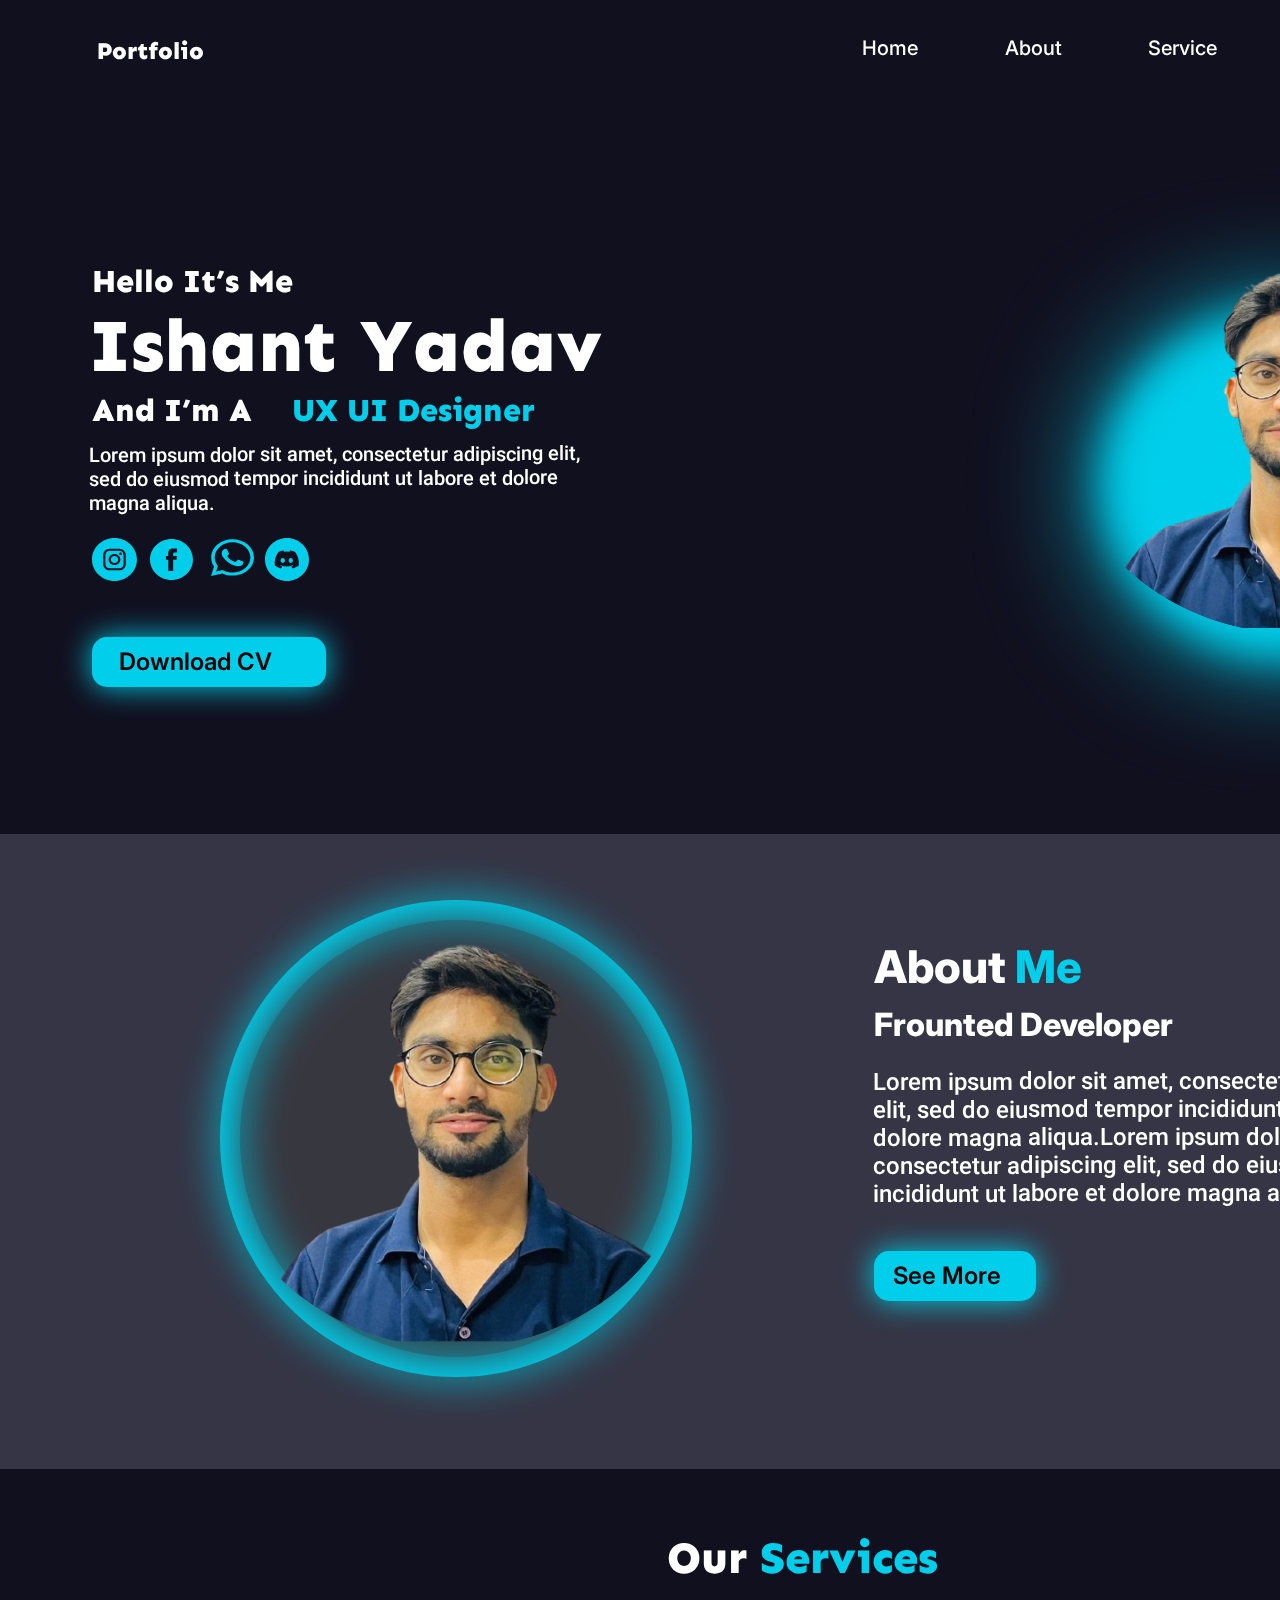
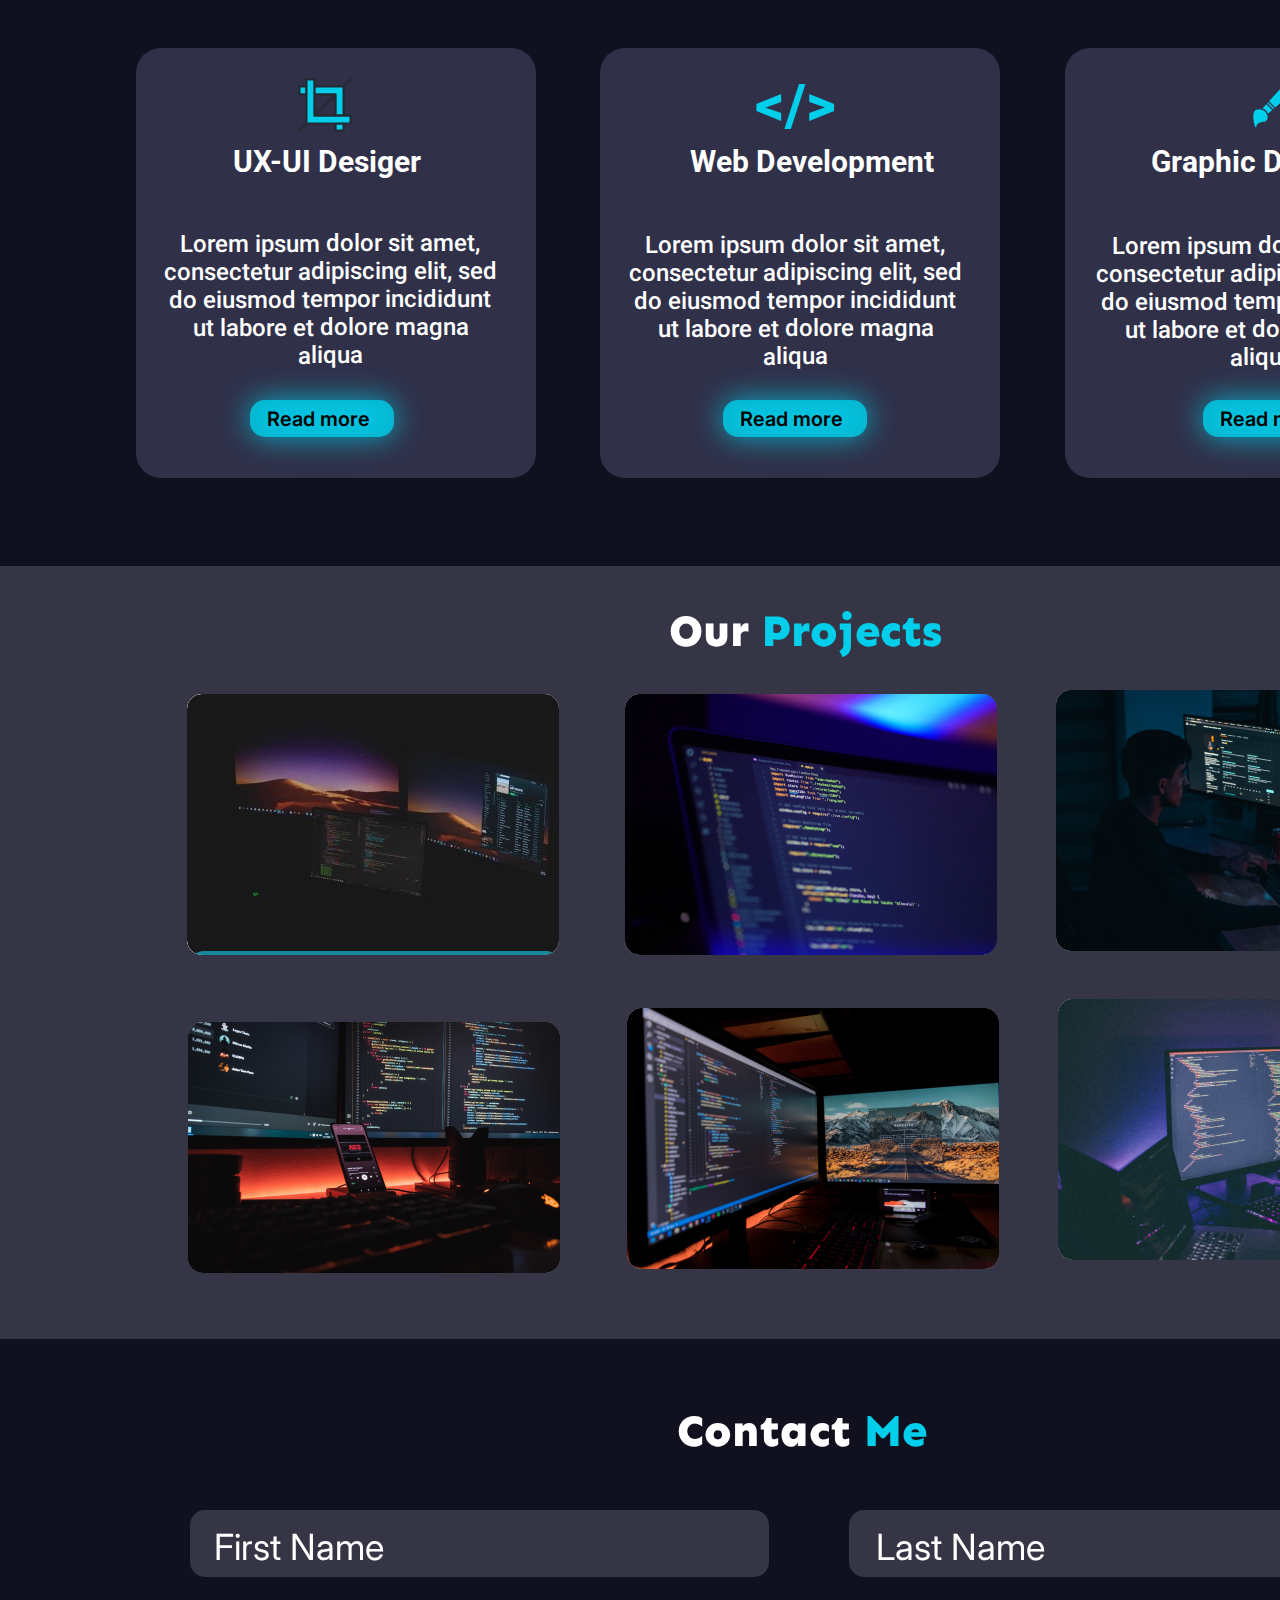
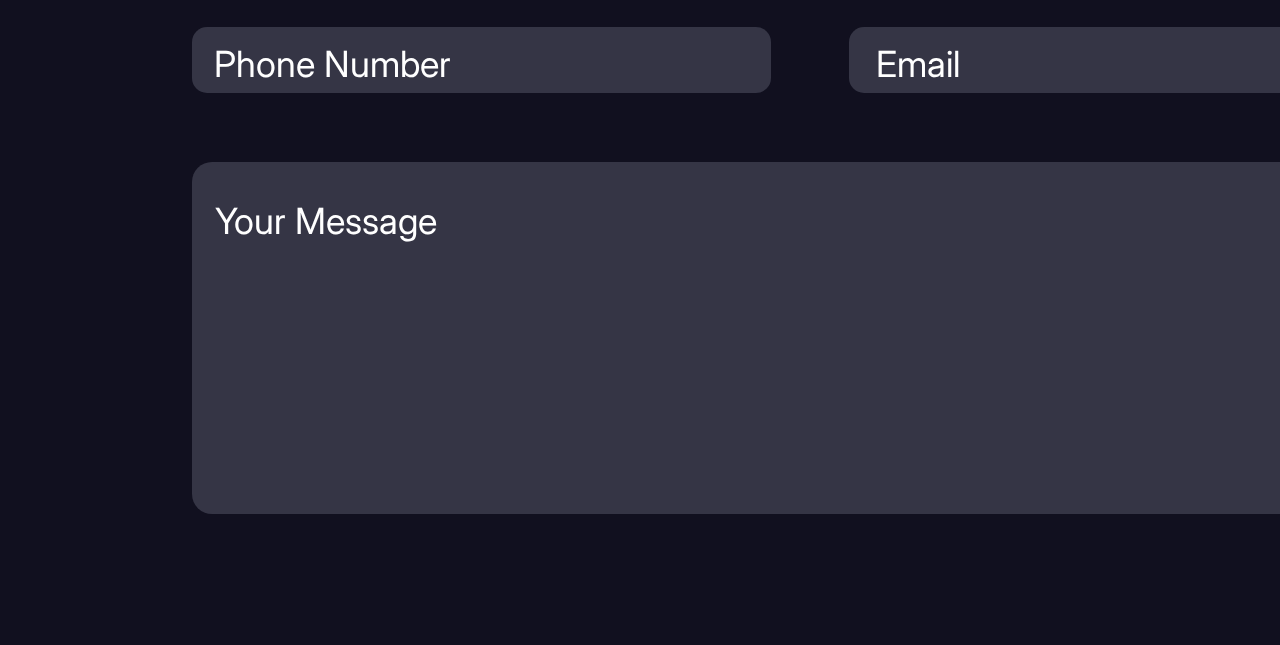
<file: index.html>
<!DOCTYPE html><html><head><meta charset="utf-8"><meta name="viewport" content="initial-scale=1, width=device-width"><link rel="stylesheet" href="Desktop2.eff024c8.css"><link rel="stylesheet" href="index.86fde35b.css"><link rel="stylesheet" href="https://fonts.googleapis.com/css2?family=Sen:wght@800&display=swap"><link rel="stylesheet" href="https://fonts.googleapis.com/css2?family=Inter:wght@400;500;600;800&display=swap"><link rel="stylesheet" href="https://fonts.googleapis.com/css2?family=Roboto:wght@500;700;800&display=swap"></head><body> <div class="desktop-1"> <div class="portfolio">Portfolio</div> <div class="home" id="homeContainer"> <div class="home1">Home</div> </div> <div class="service" id="serviceContainer"> <div class="home1">Service</div> </div> <div class="about" id="aboutContainer"> <div class="home1">About</div> </div> <div class="portfolio1" id="portfolioContainer"> <div class="home1">Portfolio</div> </div> <div class="contact" id="contactContainer"> <div class="home1">Contact</div> </div> <div class="about-me" data-scroll-to="aboutMe"></div> <div class="desktop-1-child"></div> <div class="desktop-1-item"></div> <img class="desktop-1-inner" alt src="ellipse-5@2x.9e170842.png"> <div class="about-me1"> <span>About </span> <span class="me">Me</span> <span> </span> </div> <div class="frounted-developer">Frounted Developer</div> <div class="lorem-ipsum-dolor"> Lorem ipsum dolor sit amet, consectetur adipiscing elit, sed do eiusmod tempor incididunt ut labore et dolore magna aliqua.Lorem ipsum dolor sit amet, consectetur adipiscing elit, sed do eiusmod tempor incididunt ut labore et dolore magna aliqua. </div> <div class="component-2" id="component2Container"> <div class="component-2-child"></div> <div class="component-2-item"></div> <div class="dnd">See More</div> </div> <div class="our-services"> <span>Our </span> <span class="me">Services</span> <span> </span> </div> <div class="service-section" data-scroll-to="serviceSection"></div> <div class="web-devdefault"> <div class="web-devdefault-child"></div> <div class="div">&lt;/&gt;</div> <b class="web-development">Web Development</b> <div class="lorem-ipsum-dolor1"> Lorem ipsum dolor sit amet, consectetur adipiscing elit, sed do eiusmod tempor incididunt ut labore et dolore magna aliqua </div> <div class="component-3"> <div class="component-3-child"></div> <div class="component-3-item"></div> <div class="dnd1">Read more</div> </div> </div> <div class="ux-desgindefault"> <div class="web-devdefault-child"></div> <img class="icons" alt src="icons.15f19505.svg"> <b class="ux-ui-desiger">UX-UI Desiger </b> <div class="lorem-ipsum-dolor2"> Lorem ipsum dolor sit amet, consectetur adipiscing elit, sed do eiusmod tempor incididunt ut labore et dolore magna aliqua </div> <div class="component-5"> <div class="component-3-child"></div> <div class="component-3-item"></div> <div class="dnd1">Read more</div> </div> </div> <div class="rectangle-div" data-scroll-to="rectangle1"></div> <div class="our-projects"> <span>Our </span> <span class="me">Projects</span> </div> <div class="image-1-parent"> <img class="image-1-icon" alt src="image-1@2x.cbac91b4.png"> <div class="instance-child"></div> <div class="lorem-ipsum-dolor3"> Lorem ipsum dolor sit amet, consectetur adipiscing elit, sed do eiusmod tempor incididunt ut labore et dolore magna aliqua </div> <div class="web-development1">Web Development</div> <div class="instance-item"></div> <img class="instance-inner" alt src="arrow-1.c07ed26d.svg"> </div> <img class="group-icon" alt src="group.e270c2ea.svg"> <div class="home2"> <div class="property-1variant2"> <div class="home3">Home</div> </div> </div> <div class="graphic-desdefault"> <div class="web-devdefault-child"></div> <img class="layer-x0020-1-icon" alt src="layer-x0020-1.ffb2b6b7.svg"> <b class="graphic-designing">Graphic Designing</b> <div class="lorem-ipsum-dolor4"> Lorem ipsum dolor sit amet, consectetur adipiscing elit, sed do eiusmod tempor incididunt ut labore et dolore magna aliqua </div> <div class="component-4"> <div class="component-3-child"></div> <div class="component-3-item"></div> <div class="dnd1">Read more</div> </div> </div> <div class="image-1-group"> <img class="image-1-icon" alt src="image-1@2x.cbac91b4.png"> <div class="instance-child"></div> <div class="lorem-ipsum-dolor3"> Lorem ipsum dolor sit amet, consectetur adipiscing elit, sed do eiusmod tempor incididunt ut labore et dolore magna aliqua </div> <div class="web-development1">Web Development</div> <div class="instance-item"></div> <img class="instance-inner" alt src="arrow-1.c07ed26d.svg"> <img class="unsplash-8qeb0fte9vw-1-icon" alt src="unsplash-8qeb0fte9vw-1@2x.3fb21bc1.png"> </div> <div class="image-1-container"> <img class="image-1-icon" alt src="image-1@2x.cbac91b4.png"> <div class="instance-child"></div> <div class="lorem-ipsum-dolor3"> Lorem ipsum dolor sit amet, consectetur adipiscing elit, sed do eiusmod tempor incididunt ut labore et dolore magna aliqua </div> <div class="web-development1">Web Development</div> <div class="instance-item"></div> <img class="instance-inner" alt src="arrow-1.c07ed26d.svg"> <img class="unsplash-8qeb0fte9vw-1-icon" alt src="unsplash--fx34keqiew-1@2x.92e99d91.png"> </div> <div class="unsplash-6sal6aq4owi-2-parent"> <img class="unsplash-6sal6aq4owi-2-icon" alt src="unsplash-6sal6aq4owi-2@2x.dc1dc875.png"> <div class="instance-child5"></div> <div class="lorem-ipsum-dolor7"> Lorem ipsum dolor sit amet, consectetur adipiscing elit, sed do eiusmod tempor incididunt ut labore et dolore magna aliqua </div> <div class="web-development4">Web Development</div> <div class="instance-child6"></div> <img class="instance-child7" alt src="arrow-11.a49599a6.svg"> <img class="unsplash-6sal6aq4owi-1-icon" alt src="unsplash-6sal6aq4owi-2@2x.dc1dc875.png"> </div> <div class="frame-div"> <img class="image-1-icon" alt src="image-1@2x.cbac91b4.png"> <div class="instance-child"></div> <div class="lorem-ipsum-dolor3"> Lorem ipsum dolor sit amet, consectetur adipiscing elit, sed do eiusmod tempor incididunt ut labore et dolore magna aliqua </div> <div class="web-development1">Web Development</div> <div class="instance-item"></div> <img class="instance-inner" alt src="arrow-1.c07ed26d.svg"> <img class="unsplash-lj9ky8pih3e-1-icon" alt src="unsplash-lj9ky8pih3e-1@2x.c6016ca0.png"> </div> <div class="desktop-1-child1" data-scroll-to="rectangle"></div> <div class="contact-me"> <span>Contact </span> <span class="me">Me</span> </div> <div class="image-1-parent1"> <img class="image-1-icon" alt src="image-1@2x.cbac91b4.png"> <div class="instance-child"></div> <div class="lorem-ipsum-dolor3"> Lorem ipsum dolor sit amet, consectetur adipiscing elit, sed do eiusmod tempor incididunt ut labore et dolore magna aliqua </div> <div class="web-development1">Web Development</div> <div class="instance-item"></div> <img class="instance-inner" alt src="arrow-1.c07ed26d.svg"> <img class="unsplash-lj9ky8pih3e-1-icon" alt src="unsplash-ikuygcfmfw4-2@2x.8dd5cd04.png"> </div> <div class="desktop-1-child2"></div> <div class="desktop-1-child3"></div> <div class="desktop-1-child4"></div> <div class="desktop-1-child5"></div> <div class="desktop-1-child6"></div> <div class="email">Email</div> <div class="first-name">First Name</div> <div class="your-message">Your Message</div> <div class="last-name">Last Name</div> <div class="phone-number">Phone Number</div> <div class="hello-its-me-parent" data-scroll-to="frameContainer"> <div class="hello-its-me">Hello It’s Me</div> <div class="and-im-a">And I’m A</div> <div class="ishant-yadav">Ishant Yadav</div> <div class="lorem-ipsum-dolor10"> Lorem ipsum dolor sit amet, consectetur adipiscing elit, sed do eiusmod tempor incididunt ut labore et dolore magna aliqua. </div> <div class="component-1" id="component1Container"> <div class="component-2-child"></div> <div class="component-2-item"></div> <div class="dnd4">Download CV</div> </div> <div class="frame-child"></div> <div class="frame-item"></div> <img class="frame-inner" alt src="ellipse-2@2x.189d244e.png"> <div class="frnt"> <div class="ux-ui-designer">UX UI Designer</div> </div> <img class="frame-icon" alt src="frame.21b4882c.svg"> <img class="frame-icon1" alt src="frame1.cd55d59f.svg"> <img class="vector-icon" alt src="vector.360399b2.svg"> <img class="frame-icon2" alt src="frame2.79e851fc.svg"> </div> </div> <script>var t=document.getElementById("homeContainer");t&&t.addEventListener("click",function(){var t=document.querySelector("[data-scroll-to='frameContainer']");t&&t.scrollIntoView({block:"start",behavior:"smooth"})});var e=document.getElementById("serviceContainer");e&&e.addEventListener("click",function(){var t=document.querySelector("[data-scroll-to='serviceSection']");t&&t.scrollIntoView({block:"start",behavior:"smooth"})});var o=document.getElementById("aboutContainer");o&&o.addEventListener("click",function(){var t=document.querySelector("[data-scroll-to='aboutMe']");t&&t.scrollIntoView({block:"start",behavior:"smooth"})});var n=document.getElementById("portfolioContainer");n&&n.addEventListener("click",function(){var t=document.querySelector("[data-scroll-to='rectangle1']");t&&t.scrollIntoView({block:"start",behavior:"smooth"})});var r=document.getElementById("contactContainer");r&&r.addEventListener("click",function(){var t=document.querySelector("[data-scroll-to='rectangle']");t&&t.scrollIntoView({block:"start",behavior:"smooth"})});var c=document.getElementById("component2Container");c&&c.addEventListener("click",function(t){window.location.href="./Desktop2.html"});var a=document.getElementById("component1Container");a&&a.addEventListener("click",function(t){window.location.href="./Desktop3.html"});</script> </body></html>
</file>
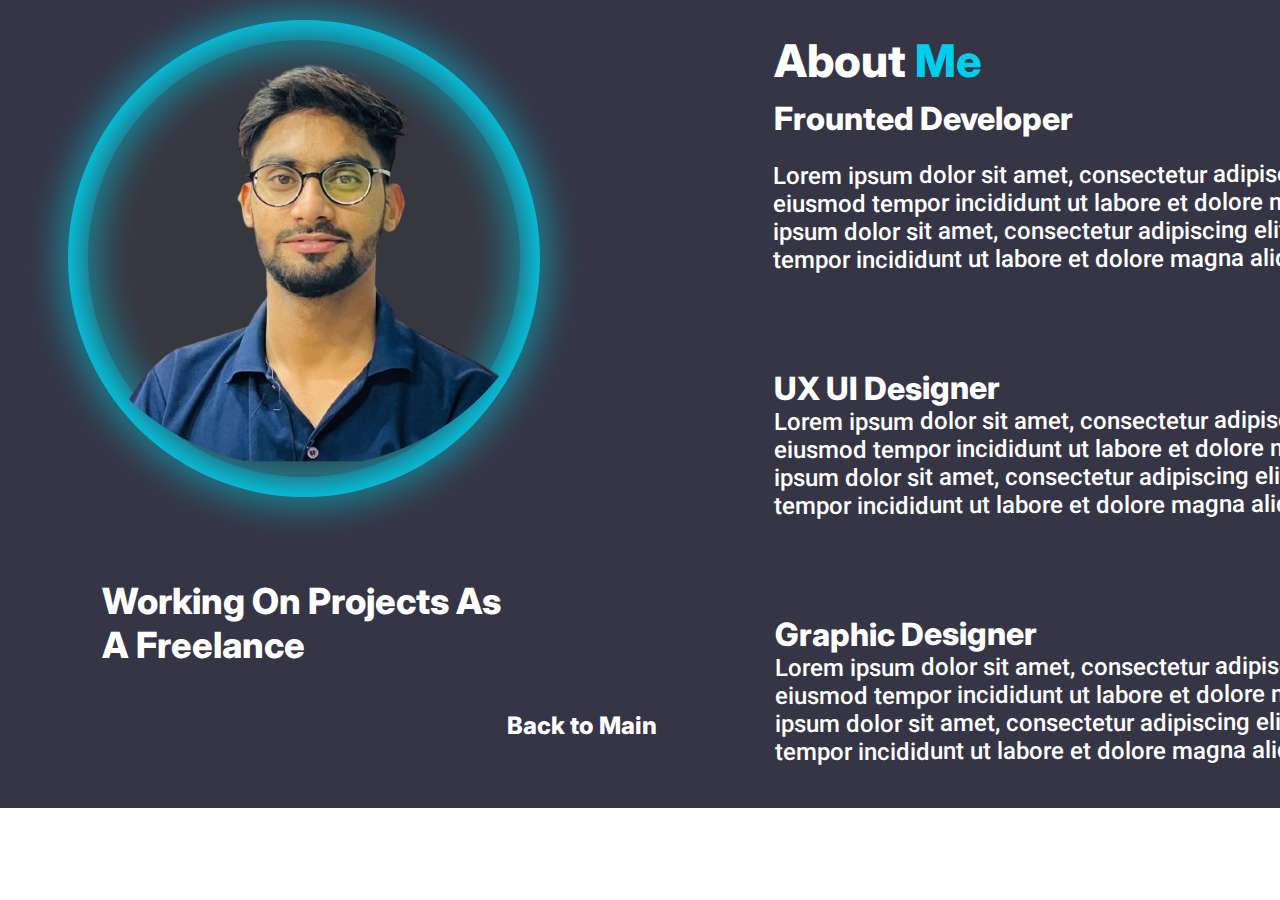
<file: Desktop2.html>
<!DOCTYPE html><html><head><meta charset="utf-8"><meta name="viewport" content="initial-scale=1, width=device-width"><link rel="stylesheet" href="Desktop2.eff024c8.css"><link rel="stylesheet" href="Desktop2.901dfa82.css"><link rel="stylesheet" href="https://fonts.googleapis.com/css2?family=Sen:wght@800&display=swap"><link rel="stylesheet" href="https://fonts.googleapis.com/css2?family=Inter:wght@400;500;600;800&display=swap"><link rel="stylesheet" href="https://fonts.googleapis.com/css2?family=Roboto:wght@500;700;800&display=swap"></head><body> <div class="desktop-2"> <div class="desktop-2-child"></div> <div class="desktop-2-item"></div> <img class="desktop-2-inner" alt src="ellipse-5@2x.9e170842.png"> <div class="about-me2"> <span>About </span> <span class="me2">Me</span> <span> </span> </div> <div class="frounted-developer1">Frounted Developer</div> <div class="lorem-ipsum-dolor-container"> <p class="blank-line"> Lorem ipsum dolor sit amet, consectetur adipiscing elit, sed do eiusmod tempor incididunt ut labore et dolore magna aliqua.Lorem ipsum dolor sit amet, consectetur adipiscing elit, sed do eiusmod tempor incididunt ut labore et dolore magna aliqua. </p> <p class="blank-line">&nbsp;</p> <p class="blank-line">&nbsp;</p> <p class="blank-line2">&nbsp;</p> <p class="blank-line2">UX UI Designer</p> <p class="blank-line"> Lorem ipsum dolor sit amet, consectetur adipiscing elit, sed do eiusmod tempor incididunt ut labore et dolore magna aliqua.Lorem ipsum dolor sit amet, consectetur adipiscing elit, sed do eiusmod tempor incididunt ut labore et dolore magna aliqua. </p> <p class="blank-line">&nbsp;</p> <p class="blank-line">&nbsp;</p> <p class="blank-line2">&nbsp;</p> <p class="graphic-designer">Graphic Designer</p> <p class="blank-line"> Lorem ipsum dolor sit amet, consectetur adipiscing elit, sed do eiusmod tempor incididunt ut labore et dolore magna aliqua.Lorem ipsum dolor sit amet, consectetur adipiscing elit, sed do eiusmod tempor incididunt ut labore et dolore magna aliqua. </p> <p class="blank-line">&nbsp;</p> <p class="blank-line">&nbsp;</p> <p class="blank-line2">&nbsp;</p> <p class="blank-line2">&nbsp;</p> <p class="blank-line2">&nbsp;</p> </div> <div class="working-on-projects">Working On Projects As A Freelance</div> <div class="back-to-main" id="backToMain">Back to Main</div> <img class="line-icon" alt src="line-1.876c1ef0.svg"> </div> <script>var e=document.getElementById("backToMain");e&&e.addEventListener("click",function(e){window.location.href="./Desktop.html"});</script> </body></html>
</file>
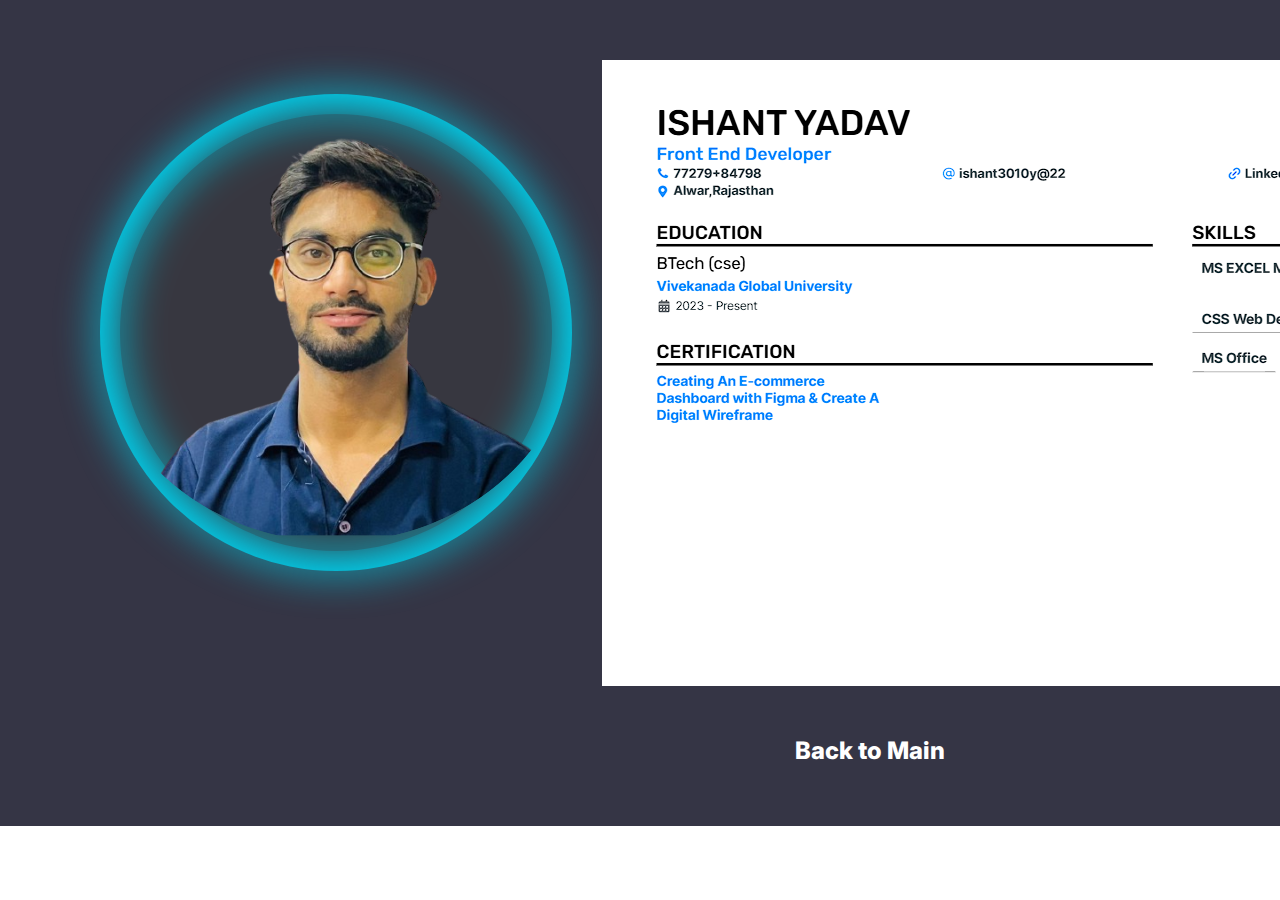
<file: Desktop3.html>
<!DOCTYPE html><html><head><meta charset="utf-8"><meta name="viewport" content="initial-scale=1, width=device-width"><link rel="stylesheet" href="Desktop2.eff024c8.css"><link rel="stylesheet" href="Desktop3.5f3c8e55.css"><link rel="stylesheet" href="https://fonts.googleapis.com/css2?family=Sen:wght@800&display=swap"><link rel="stylesheet" href="https://fonts.googleapis.com/css2?family=Inter:wght@400;500;600;800&display=swap"><link rel="stylesheet" href="https://fonts.googleapis.com/css2?family=Roboto:wght@500;700;800&display=swap"></head><body> <div class="desktop-3"> <div class="desktop-3-child"></div> <div class="desktop-3-item"></div> <img class="desktop-3-inner" alt src="ellipse-5@2x.9e170842.png"> <img class="screenshot-2024-05-20-175418-1" alt src="screenshot-20240520-175418-1@2x.cf444883.png"> <div class="back-to-main1" id="backToMain">Back to Main</div> <img class="desktop-3-child1" alt src="line-1.876c1ef0.svg" id="line"> </div> <script>var e=document.getElementById("backToMain");e&&e.addEventListener("click",function(e){window.location.href="./Desktop.html"});var n=document.getElementById("line");n&&n.addEventListener("click",function(e){window.location.href="./Desktop.html"});</script> </body></html>
</file>
<file: Desktop2.eff024c8.css>
body{margin:0;line-height:normal}:root{--font-sen:Sen;--font-inter:Inter;--font-roboto:Roboto;--font-size-13xl:2rem;--font-size-5xl:1.5rem;--font-size-xl:1.25rem;--font-size-17xl:2.25rem;--font-size-26xl:2.813rem;--font-size-11xl:1.875rem;--color-gray-100:#fdffff;--color-gray-200:#11101f;--color-darkturquoise-100:#00ceea;--color-darkturquoise-200:#00ceeacc;--color-black:#000;--color-white:#fff;--color-darkslategray-100:#373740;--color-darkslategray-200:#353545;--color-darkslategray-300:#303049;--color-snow:#fcf7f7;--br-mini:15px;--br-6xl:25px}
/*# sourceMappingURL=Desktop2.eff024c8.css.map */
</file>
<file: index.86fde35b.css>
.portfolio{font-weight:800;font-family:var(--font-sen);position:absolute;top:2.25rem;left:6.063rem}.home1{width:100%;height:100%;font-weight:500;display:inline-block;position:absolute;top:0;left:0}.about,.contact,.home,.portfolio1,.service{cursor:pointer;font-size:var(--font-size-xl);width:4.875rem;height:1.813rem;position:absolute;top:2.25rem;left:53.875rem}.about,.contact,.portfolio1,.service{left:71.75rem}.about,.contact,.portfolio1{left:62.813rem}.contact,.portfolio1{width:5.938rem;left:80.688rem}.contact{width:4.875rem;left:90.688rem}.about-me{background-color:var(--color-darkslategray-200);width:101.625rem;height:39.688rem;position:absolute;top:52.125rem;left:0}.desktop-1-child{background-color:var(--color-darkslategray-100);border:20px solid var(--color-darkturquoise-100);box-sizing:border-box;width:29.5rem;height:29.813rem;left:13.75rem}.desktop-1-child,.desktop-1-inner,.desktop-1-item{border-radius:50%;position:absolute;top:56.25rem}.desktop-1-item{filter:blur(20px);background-color:var(--color-darkslategray-100);border:20px solid var(--color-darkturquoise-100);box-sizing:border-box;width:29.5rem;height:29.813rem;left:13.75rem}.desktop-1-inner{object-fit:cover;width:30.313rem;height:28rem;left:13.313rem}.me{color:var(--color-darkturquoise-100)}.about-me1,.frounted-developer{font-size:var(--font-size-26xl);width:23.125rem;height:4rem;font-weight:800;display:inline-block;position:absolute;top:58.688rem;left:54.625rem}.frounted-developer{font-size:var(--font-size-13xl);width:31.25rem;height:3.188rem;top:62.813rem}.lorem-ipsum-dolor{font-weight:500;font-family:var(--font-roboto);transform-origin:0 0;width:36.006rem;height:10.444rem;display:inline-block;position:absolute;top:66.738rem;left:54.563rem;transform:rotate(-.2deg)}.component-2-child,.component-2-item{border-radius:var(--br-mini);background-color:var(--color-darkturquoise-100);width:100%;height:100%;position:absolute;inset:0}.component-2-item{filter:blur(15px)}.dnd{width:72.9%;height:60%;font-weight:600;display:inline-block;position:absolute;top:20%;left:11.54%}.component-2{cursor:pointer;color:var(--color-black);width:10.125rem;height:3.125rem;position:absolute;top:78.188rem;left:54.625rem}.our-services{font-size:var(--font-size-26xl);font-weight:800;font-family:var(--font-sen);width:18.313rem;height:5.063rem;display:inline-block;position:absolute;top:95.688rem;left:41.688rem}.service-section{background-color:var(--color-black);mix-blend-mode:screen;width:101.625rem;height:46.125rem;position:absolute;top:92.125rem;left:0}.web-devdefault-child{border-radius:var(--br-6xl);background-color:var(--color-darkslategray-300);width:100%;height:100%;position:absolute;inset:0}.div{color:var(--color-darkturquoise-100);font-weight:800;position:absolute;top:5.35%;left:38.75%}.web-development{font-size:var(--font-size-11xl);position:absolute;top:22.33%;left:22.5%}.lorem-ipsum-dolor1{font-size:var(--font-size-5xl);text-align:center;transform-origin:0 0;width:83.58%;height:38.86%;font-weight:500;display:inline-block;position:absolute;top:42.53%;left:7%;transform:rotate(-.2deg)}.component-3-child,.component-3-item{border-radius:var(--br-mini);background-color:var(--color-darkturquoise-200);width:100%;height:100%;position:absolute;inset:0}.component-3-item{filter:blur(15px)}.dnd1{width:72.92%;height:60%;font-weight:600;display:inline-block;position:absolute;top:20%;left:11.53%}.component-3{font-size:var(--font-size-xl);color:var(--color-black);font-family:var(--font-inter);width:36%;height:8.6%;position:absolute;inset:81.86% 33.25% 9.53% 30.75%}.web-devdefault{font-size:3.625rem;font-family:var(--font-roboto);width:25rem;height:26.875rem;position:absolute;top:103rem;left:37.5rem}.icons{width:14%;max-width:100%;height:13.02%;max-height:100%;position:absolute;inset:6.74% 45.75% 80.23% 40.25%;overflow:hidden}.ux-ui-desiger{position:absolute;top:22.33%;left:24.25%}.lorem-ipsum-dolor2{font-size:var(--font-size-5xl);text-align:center;transform-origin:0 0;width:83.58%;height:38.86%;font-weight:500;display:inline-block;position:absolute;top:42.3%;left:6.75%;transform:rotate(-.2deg)}.component-5{font-size:var(--font-size-xl);color:var(--color-black);font-family:var(--font-inter);width:36%;height:8.6%;position:absolute;inset:81.86% 35.5% 9.53% 28.5%}.ux-desgindefault{font-size:var(--font-size-11xl);font-family:var(--font-roboto);width:25rem;height:26.875rem;position:absolute;top:103rem;left:8.5rem}.rectangle-div{background-color:var(--color-darkslategray-200);width:101.688rem;height:48.813rem;position:absolute;top:135.375rem;left:-.062rem}.our-projects{font-size:var(--font-size-26xl);font-weight:800;font-family:var(--font-sen);position:absolute;top:137.75rem;left:41.813rem}.image-1-icon,.instance-child{border-radius:var(--br-mini);position:absolute}.image-1-icon{object-fit:cover;width:23.375rem;height:16.313rem;top:0;left:0}.instance-child{opacity:.6;background:linear-gradient(#05c1db,#14d4ee .01%,#4aaebd 45.9%,#56a6b1 56.4%,#898282bd);width:100%;height:100%;inset:98.47% -.54% -98.47% .54%}.lorem-ipsum-dolor3,.web-development1{opacity:.6;display:inline-block;position:absolute}.lorem-ipsum-dolor3{transform-origin:0 0;width:88.92%;height:64.02%;font-weight:500;top:119.89%;left:6.13%;transform:rotate(-.2deg)}.web-development1{color:var(--color-snow);width:52.12%;font-weight:800;top:104.98%;left:22.61%}.instance-item{background-color:var(--color-gray-100);border-radius:50%;width:14.89%;height:18.39%;position:absolute;inset:176.25% 42.02% -94.64% 43.09%}.instance-inner{object-fit:contain;width:0;height:11.11%;max-height:100%;position:absolute;top:180.46%;bottom:-91.57%;left:50.54%}.group-icon,.image-1-parent{position:absolute;overflow:hidden}.image-1-parent{border-radius:var(--br-mini);background-color:var(--color-white);text-align:center;font-family:var(--font-roboto);width:23.25rem;height:16.313rem;top:143.375rem;left:11.688rem}.group-icon{width:4.59%;max-width:100%;height:2.78%;max-height:100%;inset:38.92% -65.84% 58.3% 161.25%}.home3,.property-1variant2{width:4.875rem;position:absolute}.home3{height:100%;font-weight:500;display:inline-block;top:0;left:calc(50% - 39px)}.property-1variant2{height:1.813rem;top:4.313rem;left:1.25rem}.home2,.layer-x0020-1-icon{position:absolute;overflow:hidden}.home2{box-sizing:border-box;font-size:var(--font-size-xl);color:#27e4f0;border:1px dashed #9747ff;border-radius:5px;width:7.375rem;height:7.375rem;top:-104.812rem;left:44.375rem}.layer-x0020-1-icon{width:11.25%;max-width:100%;height:11%;max-height:100%;inset:7.67% 42.25% 81.33% 46.5%}.graphic-designing{position:absolute;top:22.33%;left:21.5%}.lorem-ipsum-dolor4{font-size:var(--font-size-5xl);text-align:center;transform-origin:0 0;width:83.58%;height:38.86%;font-weight:500;display:inline-block;position:absolute;top:42.77%;left:7.5%;transform:rotate(-.2deg)}.component-4{font-size:var(--font-size-xl);color:var(--color-black);font-family:var(--font-inter);width:36%;height:8.6%;position:absolute;inset:81.86% 29.5% 9.53% 34.5%}.graphic-desdefault{font-size:var(--font-size-11xl);font-family:var(--font-roboto);width:25rem;height:26.875rem;position:absolute;top:103rem;left:66.563rem}.unsplash-8qeb0fte9vw-1-icon{object-fit:cover;width:23.5rem;height:16.313rem;position:absolute;top:0;left:-.125rem}.image-1-container,.image-1-group{border-radius:var(--br-mini);background-color:var(--color-white);text-align:center;font-family:var(--font-roboto);width:23.25rem;height:16.313rem;position:absolute;top:143.375rem;left:39.063rem;overflow:hidden}.image-1-container{top:143.125rem;left:66rem}.unsplash-6sal6aq4owi-2-icon{object-fit:cover;width:23.375rem;height:15.688rem;position:absolute;top:0;left:0}.instance-child5{border-radius:var(--br-mini);opacity:.6;background:linear-gradient(#05c1db,#14d4ee .01%,#4aaebd 45.9%,#56a6b1 56.4%,#898282bd);width:100%;height:100%;position:absolute;inset:98.49% -.54% -98.49% .54%}.lorem-ipsum-dolor7,.web-development4{opacity:.6;display:inline-block;position:absolute}.lorem-ipsum-dolor7{transform-origin:0 0;width:88.92%;height:64.02%;font-weight:500;top:119.88%;left:6.13%;transform:rotate(-.2deg)}.web-development4{color:var(--color-snow);width:52.12%;height:21.47%;font-weight:800;top:104.98%;left:22.61%}.instance-child6{background-color:var(--color-gray-100);border-radius:50%;width:14.89%;height:18.41%;position:absolute;inset:176.25% 42.02% -94.66% 43.09%}.instance-child7{object-fit:contain;width:0;height:11.12%;max-height:100%;position:absolute;top:180.48%;bottom:-91.59%;left:50.54%}.unsplash-6sal6aq4owi-1-icon{object-fit:cover;width:23.375rem;height:15.688rem;position:absolute;top:0;left:-.125rem}.unsplash-6sal6aq4owi-2-parent{border-radius:var(--br-mini);background-color:var(--color-white);text-align:center;font-family:var(--font-roboto);width:23.25rem;height:15.688rem;position:absolute;top:163.875rem;left:11.75rem;overflow:hidden}.unsplash-lj9ky8pih3e-1-icon{object-fit:cover;width:23.375rem;height:16.313rem;position:absolute;top:0;left:-.125rem}.frame-div{border-radius:var(--br-mini);background-color:var(--color-white);text-align:center;font-family:var(--font-roboto);width:23.25rem;height:16.313rem;position:absolute;top:163rem;left:39.188rem;overflow:hidden}.desktop-1-child1{background-color:var(--color-gray-200);width:101.5rem;height:72.75rem;position:absolute;top:183.688rem;left:0}.contact-me{font-size:var(--font-size-26xl);font-weight:800;font-family:var(--font-sen);position:absolute;top:187.75rem;left:42.313rem}.desktop-1-child2,.image-1-parent1{border-radius:var(--br-mini);position:absolute}.image-1-parent1{background-color:var(--color-white);text-align:center;font-family:var(--font-roboto);width:23.25rem;height:16.313rem;top:162.438rem;left:66.125rem;overflow:hidden}.desktop-1-child2{background-color:var(--color-darkslategray-200);width:36.188rem;height:4.188rem;top:194.375rem;left:11.875rem}.desktop-1-child3,.desktop-1-child4{border-radius:var(--br-mini);width:36.188rem;height:4.125rem;top:201.688rem}.desktop-1-child3{background-color:var(--color-darkslategray-200);position:absolute;left:12rem}.desktop-1-child4{left:53.063rem}.desktop-1-child4,.desktop-1-child5,.desktop-1-child6{background-color:var(--color-darkslategray-200);position:absolute}.desktop-1-child5{border-radius:var(--br-mini);width:36.188rem;height:4.188rem;top:194.375rem;left:53.063rem}.desktop-1-child6{border-radius:20px;width:77.25rem;height:22rem;top:210.125rem;left:12rem}.email,.first-name,.last-name,.phone-number,.your-message{font-size:var(--font-size-17xl);width:12.125rem;height:4.5rem;display:inline-block;position:absolute;top:202.625rem;left:54.75rem}.first-name,.last-name,.phone-number,.your-message{width:18.063rem;top:195.313rem;left:13.375rem}.last-name,.phone-number,.your-message{width:24.625rem;top:212.438rem;left:13.438rem}.last-name,.phone-number{width:22.125rem;top:195.313rem;left:54.75rem}.phone-number{width:22rem;top:202.625rem;left:13.375rem}.and-im-a,.hello-its-me{width:13.188rem;font-weight:800;display:inline-block;position:absolute;top:7.938rem;left:5.75rem}.and-im-a{width:10.438rem;top:16rem}.ishant-yadav{width:33.188rem;font-size:4.688rem;font-weight:800;top:10.375rem;left:5.563rem}.dnd4,.ishant-yadav,.lorem-ipsum-dolor10{display:inline-block;position:absolute}.lorem-ipsum-dolor10{font-size:var(--font-size-xl);font-weight:500;font-family:var(--font-roboto);transform-origin:0 0;width:32.306rem;height:6.438rem;top:19.25rem;left:5.563rem;transform:rotate(-.2deg)}.dnd4{width:72.91%;height:60%;font-weight:600;top:20%;left:11.54%}.component-1{cursor:pointer;font-size:var(--font-size-5xl);color:var(--color-black);font-family:var(--font-inter);width:14.625rem;height:3.125rem;position:absolute;top:31.375rem;left:5.75rem}.frame-child{filter:blur(20px);background-color:var(--color-darkturquoise-100);width:23rem;height:21.438rem;top:11.063rem;left:69rem}.frame-child,.frame-inner,.frame-item{border-radius:50%;position:absolute}.frame-item{filter:blur(60px);background-color:var(--color-darkturquoise-100);width:23rem;height:21.438rem;top:11.063rem;left:69rem}.frame-inner{object-fit:cover;width:29.188rem;height:25.188rem;top:6rem;left:66.563rem}.ux-ui-designer{font-weight:800;position:absolute;top:0;left:0}.frame-icon,.frnt{position:absolute;overflow:hidden}.frnt{color:var(--color-darkturquoise-100);width:16rem;height:2.438rem;top:16rem;left:18.25rem}.frame-icon{width:2.813rem;height:2.688rem;top:25.188rem;left:5.75rem}.frame-icon1{width:2.688rem;height:2.563rem;top:25.25rem;left:9.375rem}.frame-icon1,.frame-icon2,.vector-icon{position:absolute;overflow:hidden}.vector-icon{width:2.65%;max-width:100%;height:5.37%;max-height:100%;inset:59.19% 84.34% 35.43% 13.01%}.frame-icon2{width:2.75rem;height:2.688rem;top:25.188rem;left:16.563rem}.hello-its-me-parent{font-size:var(--font-size-13xl);font-family:var(--font-sen);width:101.375rem;height:42.688rem;position:absolute;top:8.438rem;left:0;overflow:hidden}.desktop-1{background-color:var(--color-gray-200);text-align:left;font-size:var(--font-size-5xl);color:var(--color-white);font-family:var(--font-inter);width:100%;height:240.313rem;position:relative;overflow:hidden}
/*# sourceMappingURL=index.86fde35b.css.map */
</file>
<file: Desktop2.901dfa82.css>
.desktop-2-child{background-color:var(--color-darkslategray-100);border:20px solid var(--color-darkturquoise-100);box-sizing:border-box;width:29.5rem;height:29.813rem;left:4.25rem}.desktop-2-child,.desktop-2-inner,.desktop-2-item{border-radius:50%;position:absolute;top:1.25rem}.desktop-2-item{filter:blur(20px);background-color:var(--color-darkslategray-100);border:20px solid var(--color-darkturquoise-100);box-sizing:border-box;width:29.5rem;height:29.813rem;left:4.25rem}.desktop-2-inner{object-fit:cover;width:30.313rem;height:28rem;left:3.813rem}.me2{color:var(--color-darkturquoise-100)}.about-me2,.frounted-developer1{font-size:var(--font-size-26xl);width:23.125rem;height:4rem;font-weight:800;display:inline-block;position:absolute;top:2.063rem;left:48.375rem}.frounted-developer1{font-size:var(--font-size-13xl);width:31.25rem;height:3.188rem;top:6.188rem}.blank-line{margin:0;font-weight:500}.blank-line2,.graphic-designer{font-size:var(--font-size-13xl);font-weight:800;font-family:var(--font-inter);margin:0}.graphic-designer{white-space:pre-wrap}.lorem-ipsum-dolor-container{transform-origin:0 0;font-family:var(--font-roboto);width:46.994rem;height:68.769rem;display:inline-block;position:absolute;top:10.113rem;left:48.313rem;transform:rotate(-.2deg)}.working-on-projects{font-size:var(--font-size-17xl);width:25.188rem;height:7.5rem;font-weight:800;display:inline-block;position:absolute;top:36.188rem;left:6.375rem}.back-to-main{white-space:pre-wrap;cursor:pointer;font-weight:800;position:absolute;top:44.438rem;left:31.688rem}.line-icon{object-fit:contain;width:9.813rem;height:0;position:absolute;top:46.25rem;left:31.563rem}.desktop-2{background-color:var(--color-darkslategray-200);text-align:left;font-size:var(--font-size-5xl);color:var(--color-white);font-family:var(--font-inter);width:100%;height:50.5rem;position:relative;overflow:hidden}
/*# sourceMappingURL=Desktop2.901dfa82.css.map */
</file>
<file: Desktop3.5f3c8e55.css>
.desktop-3-child{background-color:var(--color-darkslategray-100);border:20px solid var(--color-darkturquoise-100);box-sizing:border-box;width:29.5rem;height:29.813rem;left:6.25rem}.desktop-3-child,.desktop-3-inner,.desktop-3-item{border-radius:50%;position:absolute;top:5.875rem}.desktop-3-item{filter:blur(20px);background-color:var(--color-darkslategray-100);border:20px solid var(--color-darkturquoise-100);box-sizing:border-box;width:29.5rem;height:29.813rem;left:6.25rem}.desktop-3-inner{object-fit:cover;width:30.313rem;height:28rem;left:5.813rem}.screenshot-2024-05-20-175418-1{object-fit:cover;width:59.875rem;height:39.125rem;position:absolute;top:3.75rem;left:37.625rem}.back-to-main1,.desktop-3-child1{cursor:pointer;position:absolute;left:49.688rem}.back-to-main1{white-space:pre-wrap;font-weight:800;top:46rem}.desktop-3-child1{object-fit:contain;width:9.813rem;height:0;top:47.75rem}.desktop-3{background-color:var(--color-darkslategray-200);text-align:left;font-size:var(--font-size-5xl);color:var(--color-white);font-family:var(--font-inter);width:100%;height:51.625rem;position:relative;overflow:hidden}
/*# sourceMappingURL=Desktop3.5f3c8e55.css.map */
</file>
